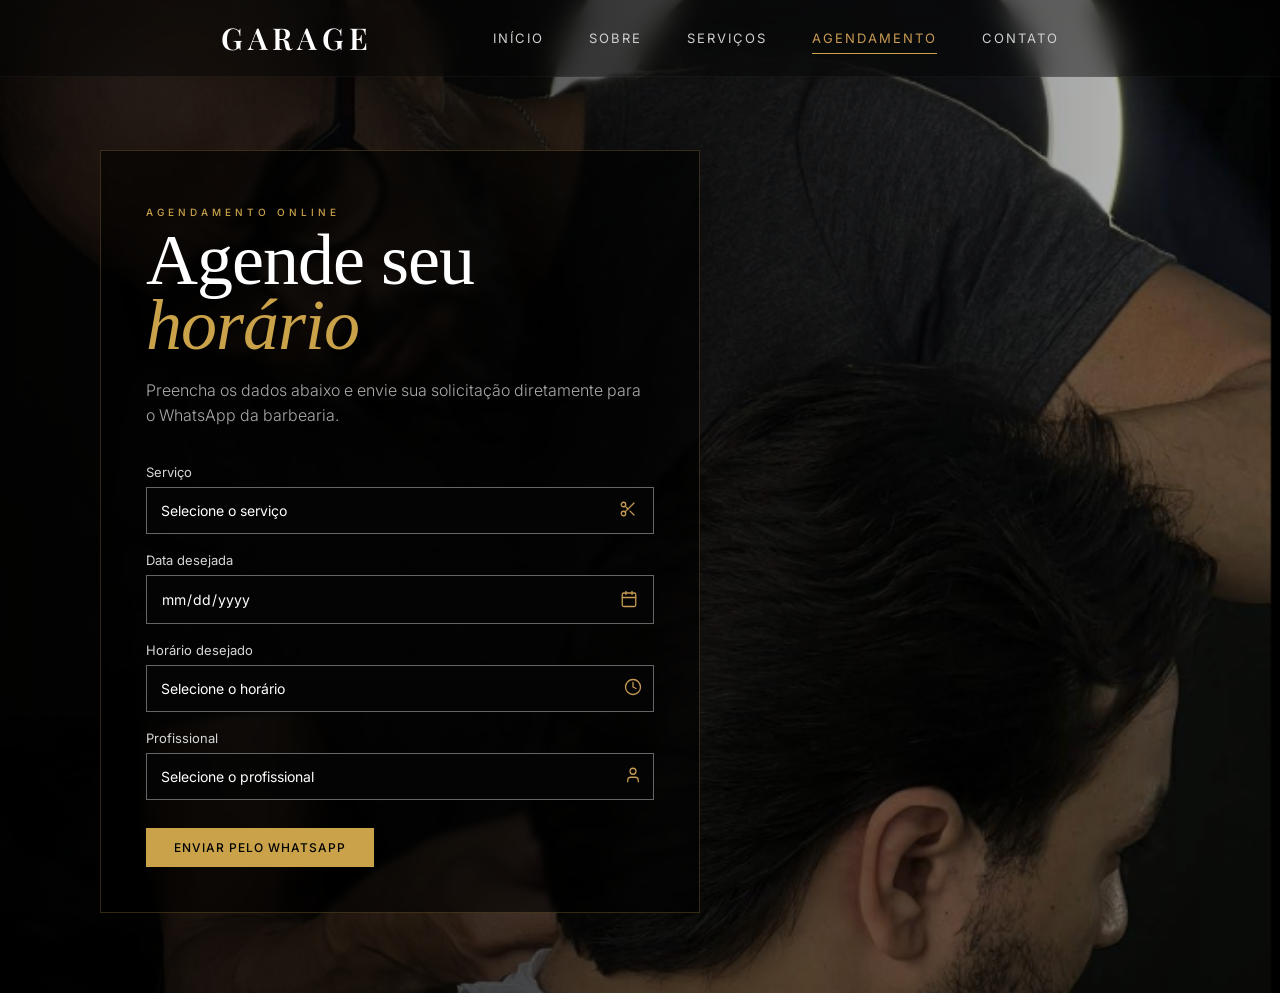
<file: agendamento.html>
<!DOCTYPE html>
<html lang="pt-BR">
<head>
<link
href="https://fonts.googleapis.com/css2?family=Playfair+Display:wght@400;500;600;700&family=Inter:wght@300;400;500;600&display=swap"
rel="stylesheet">
  <meta charset="UTF-8">
  <meta
  name="viewport"
  content="width=device-width, initial-scale=1.0">

  <title>Agendamento | Garage Barbearia</title>

  <link rel="stylesheet" href="agendamento.css">
  <link rel="stylesheet" href="agendamento-responsive.css">
</head>

<body class="pagina-agendamento">

<header class="header">

  <div class="header-container">

    <a href="index.html" class="logo">
      GARAGE
    </a>

    <nav class="nav">

      <a href="index.html">
        Início
      </a>

      <a href="Sobre.html">
        Sobre
      </a>

      <a href="servicos.html">
        Serviços
      </a>

      <a href="agendamento.html" class="active">
        Agendamento
      </a>

      <a href="contato.html">
        Contato
      </a>

    </nav>

  </div>

</header>

<section class="agendamento-page">

  <div class="agendamento-content">

    <div class="hero-text">
      <p class="tag">Agendamento Online</p>

      <h1 class="title">
        Agende seu <br />
        <span>horário</span>
      </h1>

      <p class="subtitle">
        Preencha os dados abaixo e envie sua solicitação diretamente para o WhatsApp da barbearia.
      </p>
    </div>

    <form id="form-agendamento" class="form-agendamento">

      <div class="form-group service-wrapper">

        <label for="servico">
          Serviço
        </label>

        <select id="servico" required>

          <option value="">Selecione o serviço</option>

          <option value="Cabelo">Cabelo</option>
          <option value="Barba e Bigode">Barba e Bigode</option>
          <option value="Combo (cabelo + barba)">Combo (cabelo + barba)</option>
          <option value="Manicure Masculina">Manicure Masculina</option>
          <option value="Pedicure Masculina">Pedicure Masculina</option>
          <option value="Spa dos Pés">Spa dos Pés</option>
          <option value="Reflexo / Luzes">Reflexo / Luzes</option>
          <option value="Sobrancelha">Sobrancelha</option>
          <option value="Cabelo - Penteados">Cabelo - Penteados</option>

        </select>

        <div class="service-icon">

          <svg
            xmlns="http://www.w3.org/2000/svg"
            width="18"
            height="18"
            viewBox="0 0 24 24"
            fill="none"
            stroke="currentColor"
            stroke-width="1.7"
            stroke-linecap="round"
            stroke-linejoin="round"
          >
            <circle cx="6" cy="6" r="3"></circle>
            <path d="M8.12 8.12 12 12"></path>
            <path d="M20 4 8.12 15.88"></path>
            <circle cx="6" cy="18" r="3"></circle>
            <path d="M14.8 14.8 20 20"></path>
          </svg>

        </div>

      </div>

      <div class="form-group date-wrapper">

        <label for="data">
          Data desejada
        </label>

        <input
          type="date"
          id="data"
          class="campo-data"
          required
        >

        <div class="date-icon">

          <svg
            xmlns="http://www.w3.org/2000/svg"
            width="18"
            height="18"
            viewBox="0 0 24 24"
            fill="none"
            stroke="currentColor"
            stroke-width="1.7"
            stroke-linecap="round"
            stroke-linejoin="round"
          >
            <rect
              x="3"
              y="4"
              width="18"
              height="18"
              rx="2"
            />

            <line x1="16" y1="2" x2="16" y2="6" />

            <line x1="8" y1="2" x2="8" y2="6" />

            <line x1="3" y1="10" x2="21" y2="10" />
          </svg>

        </div>

      </div>

      <div class="form-group time-wrapper">

        <label for="hora">
          Horário desejado
        </label>

        <select id="hora" required>

          <option value="">Selecione o horário</option>

          <optgroup label="Manhã">
            <option value="09:00">09:00</option>
            <option value="09:30">09:30</option>
            <option value="10:00">10:00</option>
            <option value="10:30">10:30</option>
            <option value="11:00">11:00</option>
            <option value="11:30">11:30</option>
          </optgroup>

          <optgroup label="Tarde">
            <option value="12:00">12:00</option>
            <option value="12:30">12:30</option>
            <option value="13:00">13:00</option>
            <option value="13:30">13:30</option>
            <option value="14:00">14:00</option>
            <option value="14:30">14:30</option>
            <option value="15:00">15:00</option>
            <option value="15:30">15:30</option>
            <option value="16:00">16:00</option>
            <option value="16:30">16:30</option>
            <option value="17:00">17:00</option>
            <option value="17:30">17:30</option>
          </optgroup>

          <optgroup label="Noite">
            <option value="18:00">18:00</option>
            <option value="18:30">18:30</option>
            <option value="19:00">19:00</option>
          </optgroup>

        </select>

        <div class="time-icon">

          <svg
            xmlns="http://www.w3.org/2000/svg"
            width="18"
            height="18"
            viewBox="0 0 24 24"
            fill="none"
            stroke="currentColor"
            stroke-width="1.7"
            stroke-linecap="round"
            stroke-linejoin="round"
          >
            <circle cx="12" cy="12" r="10"></circle>
            <polyline points="12 6 12 12 16 14"></polyline>
          </svg>

        </div>

      </div>

      <div class="form-group professional-wrapper">

        <label for="barbeiro">
          Profissional
        </label>

        <select id="barbeiro" required>

          <option value="">Selecione o profissional</option>

          <option value="Alexandre">Alexandre</option>
          <option value="Jefferson">Jefferson</option>
          <option value="Sem preferência">Sem preferência</option>

        </select>

        <div class="professional-icon">

          <svg
            xmlns="http://www.w3.org/2000/svg"
            width="18"
            height="18"
            viewBox="0 0 24 24"
            fill="none"
            stroke="currentColor"
            stroke-width="1.7"
            stroke-linecap="round"
            stroke-linejoin="round"
          >
            <path d="M19 21v-2a4 4 0 0 0-4-4H9a4 4 0 0 0-4 4v2"></path>
            <circle cx="12" cy="7" r="4"></circle>
          </svg>

        </div>

      </div>

      <button type="submit" class="btn-primary">
        Enviar pelo WhatsApp
      </button>

    </form>

  </div>

</section>

<script>
  const campoData = document.getElementById("data");

  campoData.addEventListener("click", function() {
    if (typeof campoData.showPicker === "function") {
      campoData.showPicker();
    }
  });

  const hoje = new Date().toISOString().split("T")[0];

  campoData.setAttribute("min", hoje);

  const form = document.getElementById("form-agendamento");

  form.addEventListener("submit", function(event) {
    event.preventDefault();

    const servico = document.getElementById("servico").value;
    const data = document.getElementById("data").value;
    const hora = document.getElementById("hora").value;
    const barbeiro = document.getElementById("barbeiro").value;

    if (!servico || !data || !hora || !barbeiro) {
      alert("Preencha todos os campos!");
      return;
    }

    const dataSelecionada = new Date(data + "T00:00:00");

    if (dataSelecionada.getDay() === 0) {
      alert("A barbearia não funciona aos domingos. Por favor, escolha outra data.");
      return;
    }

    const numeroBarbearia = "558194159039";

    const dataFormatada = formatarData(data);

    const mensagem = `Olá! Gostaria de agendar ${servico} no dia ${dataFormatada}, às ${hora}, com ${barbeiro}.`;

    const mensagemCodificada = encodeURIComponent(mensagem);

    const linkWhatsApp = `https://wa.me/${numeroBarbearia}?text=${mensagemCodificada}`;

    window.open(linkWhatsApp, "_blank");
  });

  function formatarData(data) {
    const partes = data.split("-");
    return `${partes[2]}/${partes[1]}/${partes[0]}`;
  }
</script>

</body>
</html>
</file>
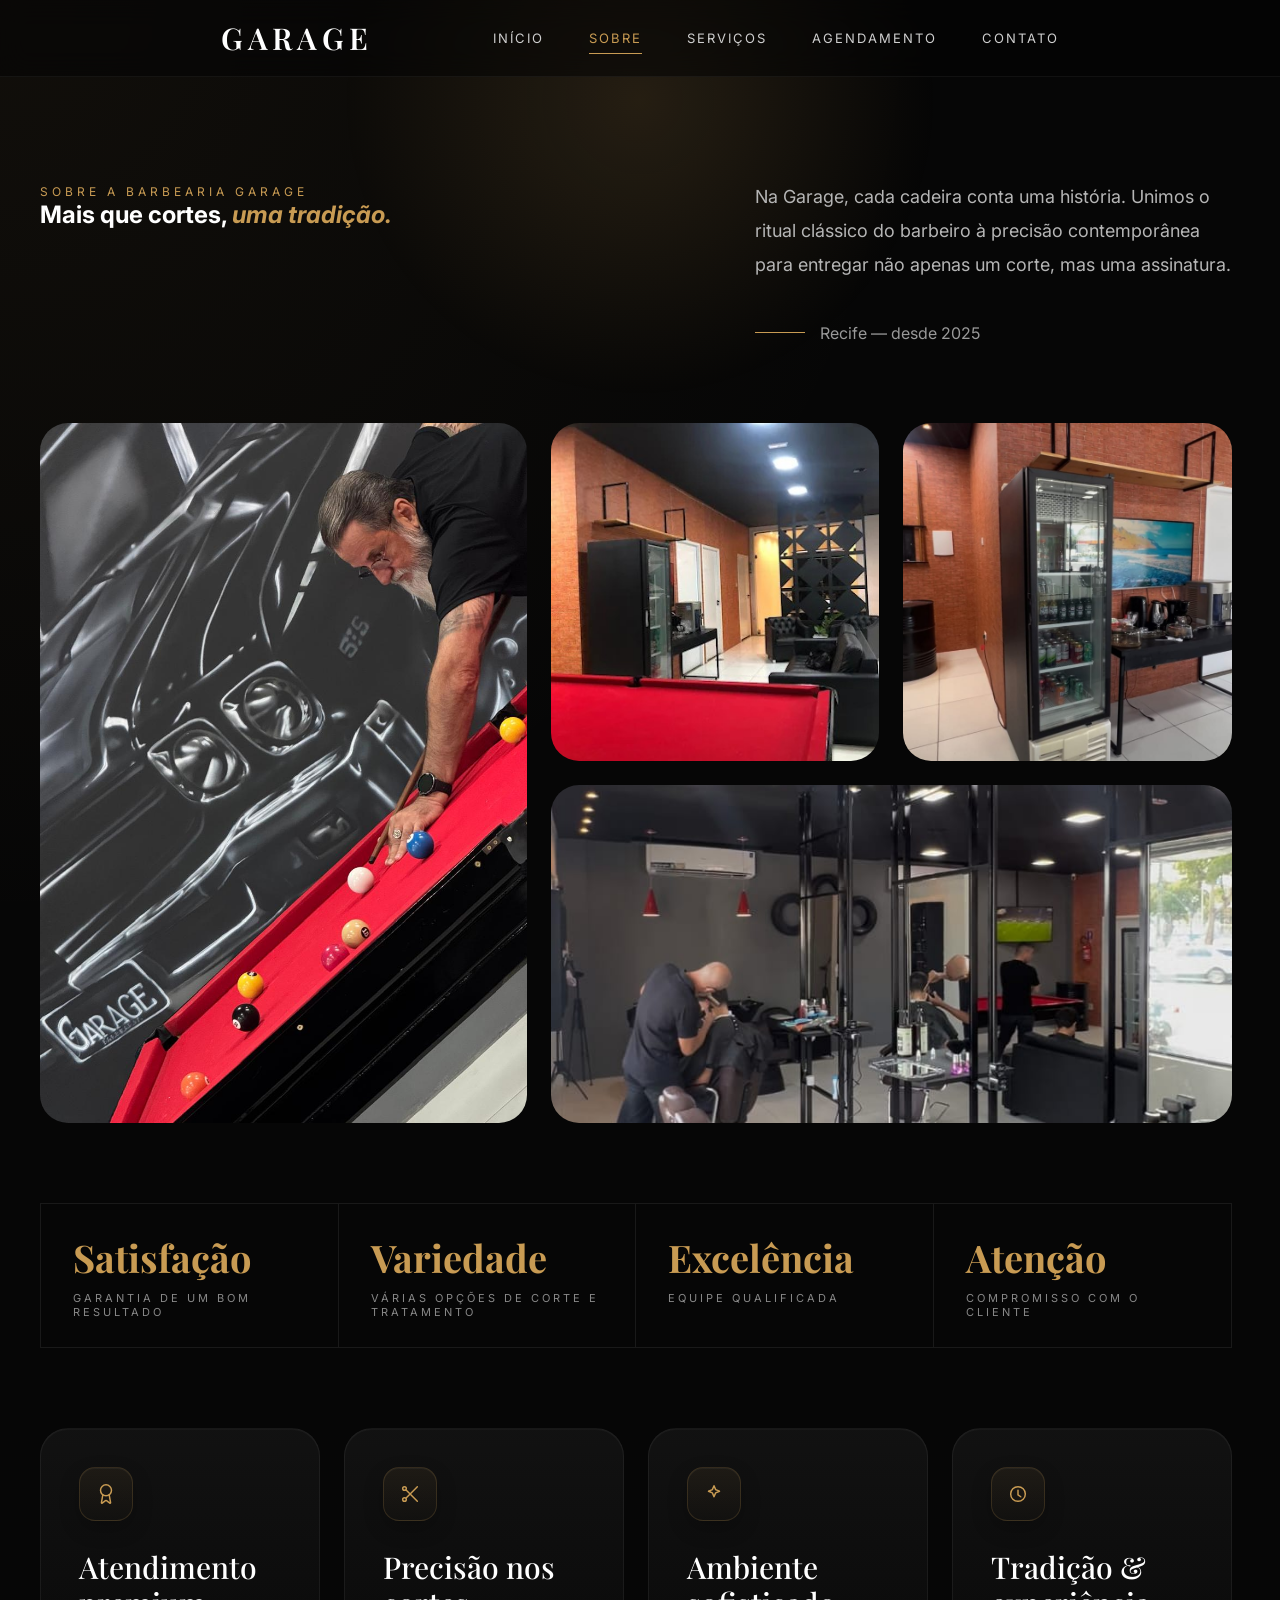
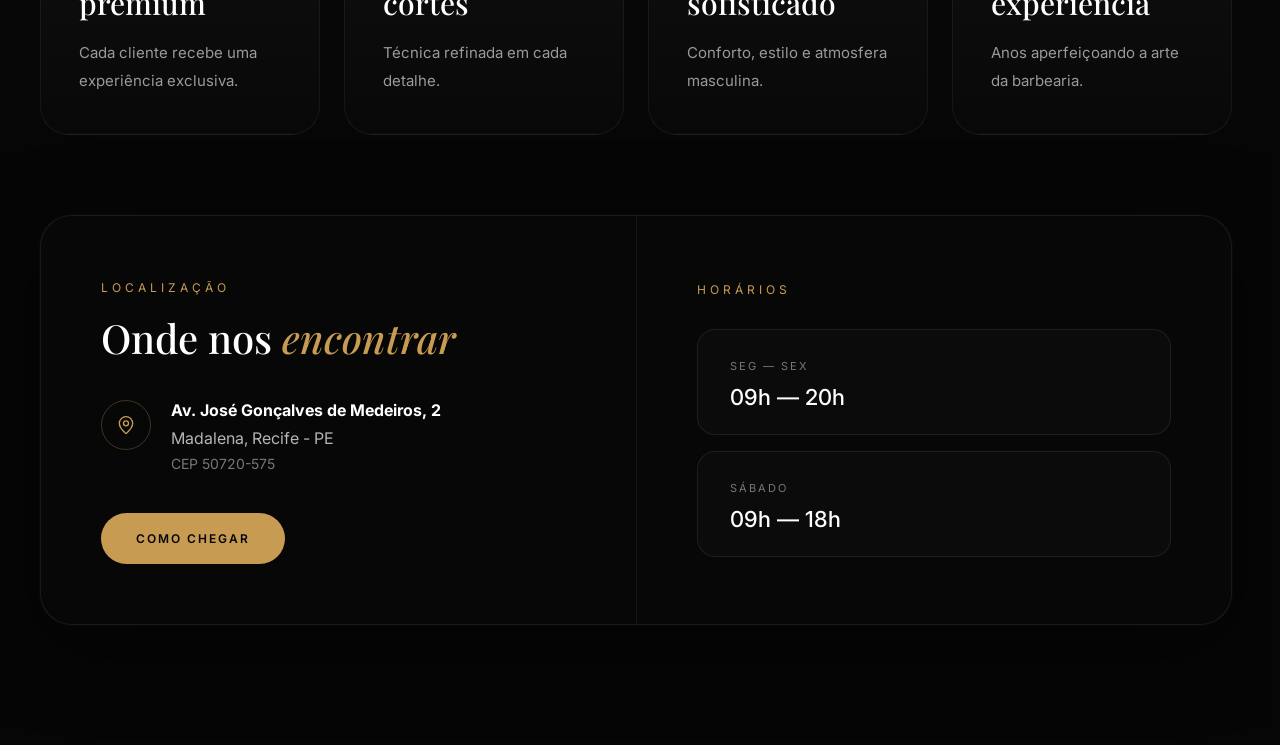
<file: Sobre.html>
<!DOCTYPE html>
<html lang="pt-br">
<head>
  <meta charset="UTF-8">
  <meta name="viewport" content="width=device-width, initial-scale=1.0">


  <title>Barbearia Garage</title>


  <link rel="stylesheet" href="about/about.css">


  <!-- Fonte elegante -->
  <link rel="preconnect" href="https://fonts.googleapis.com">
  <link rel="preconnect" href="https://fonts.gstatic.com" crossorigin>


  <link href="https://fonts.googleapis.com/css2?family=Playfair+Display:wght@400;500;600;700&family=Inter:wght@300;400;500;600&display=swap" rel="stylesheet">
</head>
<body>

  <!-- HEADER -->

<header class="header">
  <div class="header-container">
    <a href="index.html" class="logo">GARAGE</a>
    <nav class="nav">
      <a href="index.html">Início</a>
      <a href="Sobre.html" class="active">Sobre</a>
      <a href="servicos.html">Serviços</a>
      <a href="agendamento.html">Agendamento</a>
      <a href="contato.html">Contato</a>
    </nav>
  </div>
</header>

  <section class="about">


    <div class="container">


      <!-- TOPO -->
      <div class="about-top">


        <div class="left">
          <span class="mini-title">
            SOBRE A BARBEARIA GARAGE
          </span>

          <h1>
            Mais que cortes,
            <span>uma tradição.</span>
          </h1>
        </div>


        <div class="right">
          <p>
            Na Garage, cada cadeira conta uma história.
            Unimos o ritual clássico do barbeiro à precisão
            contemporânea para entregar não apenas um corte,
            mas uma assinatura.
          </p>
          <div class="line-info">
            <div class="line"></div>
            <span>Recife — desde 2025</span>
          </div>
        </div>
      </div>
      <!-- GRID DE IMAGENS -->
      <div class="gallery">

        <div class="img-big">
          <img src="imagens barbearia/SinucaBarbearia.jpeg" alt="">
        </div>
        <div class="gallery-right">
          <div class="top-grid">
            <div class="small-img">
              <img src="imagens barbearia/ÁreaLazer.jpeg" alt="">
            </div>


            <div class="small-img">
              <img src="imagens barbearia/Bebidas.jpeg" alt="">
            </div>


          </div>


          <div class="bottom-img">
            <img src="imagens barbearia/CadeirasCorte.jpeg" alt="">
          </div>


        </div>


      </div>


      <!-- ESTATÍSTICAS -->
      <div class="stats">


        <div class="stat-box">
          <h2>Satisfação</h2>
          <p>Garantia de um bom resultado</p>
        </div>


        <div class="stat-box">
          <h2>Variedade</h2>
          <p>Várias opções de corte e tratamento</p>
        </div>


        <div class="stat-box">
          <h2>Excelência</h2>
          <p>Equipe qualificada</p>
        </div>


        <div class="stat-box">
          <h2>Atenção</h2>
          <p>Compromisso com o cliente</p>
        </div>


      </div>


      <!-- CARDS -->
      <div class="features">


        <div class="feature-card">
<div class="feature-icon">

  <svg
    xmlns="http://www.w3.org/2000/svg"
    viewBox="0 0 24 24"
  >
    <path d="m15.477 12.89 1.515 8.526a.5.5 0 0 1-.81.47l-3.58-2.687a1 1 0 0 0-1.197 0l-3.586 2.686a.5.5 0 0 1-.81-.469l1.514-8.526"></path>

    <circle cx="12" cy="8" r="6"></circle>
  </svg>

</div>
          <h3>Atendimento premium</h3>
          <p>
            Cada cliente recebe uma experiência exclusiva.
          </p>
        </div>


        <div class="feature-card">
<div class="feature-icon">
  <svg xmlns="http://www.w3.org/2000/svg" viewBox="0 0 24 24">
    <circle cx="6" cy="6" r="2"/>
    <circle cx="6" cy="18" r="2"/>
    <path d="M20 4L8 16"/>
    <path d="M8 8l12 12"/>
  </svg>
</div>
          <h3>Precisão nos cortes</h3>
          <p>
            Técnica refinada em cada detalhe.
          </p>
        </div>


        <div class="feature-card">
<div class="feature-icon">
  <svg xmlns="http://www.w3.org/2000/svg" viewBox="0 0 24 24">
    <path d="M12 3l1.8 4.2L18 9l-4.2 1.8L12 15l-1.8-4.2L6 9l4.2-1.8z"/>
  </svg>
</div>
          <h3>Ambiente sofisticado</h3>
          <p>
            Conforto, estilo e atmosfera masculina.
          </p>
        </div>


        <div class="feature-card">
<div class="feature-icon">
  <svg xmlns="http://www.w3.org/2000/svg" viewBox="0 0 24 24">
    <circle cx="12" cy="12" r="8"/>
    <path d="M12 8v5l3 2"/>
  </svg>
</div>
          <h3>Tradição & experiência</h3>
          <p>
            Anos aperfeiçoando a arte da barbearia.
          </p>
        </div>


      </div>
<!-- LOCALIZAÇÃO -->
<div class="location">

  <!-- LADO ESQUERDO -->
  <div class="location-left">

    <span class="mini-title">LOCALIZAÇÃO</span>

    <h2>
      Onde nos
      <span>encontrar</span>
    </h2>

    <div class="address">
      <div class="icon">
        <svg xmlns="http://www.w3.org/2000/svg" viewBox="0 0 24 24">
          <path d="M20 10c0 4.993-5.539 10.193-7.399 11.799a1 1 0 0 1-1.202 0C9.539 20.193 4 14.993 4 10a8 8 0 0 1 16 0"/>
          <circle cx="12" cy="10" r="3"/>
        </svg>
      </div>
      <div>
        <strong>Av. José Gonçalves de Medeiros, 2</strong>
        <p>Madalena, Recife - PE</p>
        <span>CEP 50720-575</span>
      </div>
    </div>

<a href="https://www.google.com/maps/place/BARBEARIA+GARAGE/@-8.0606706,-34.9046886,17z/data=!4m15!1m8!3m7!1s0x7ab18d8eed6e95b:0x71fd7a5486e5022d!2sAv.+Jos%C3%A9+Gon%C3%A7alves+de+Medeiros,+2+-+Madalena,+Recife+-+PE,+50720-575!3b1!8m2!3d-8.0606706!4d-34.9046886!16s%2Fg%2F11w215_j8p!3m5!1s0x7ab19006164be1f:0x7a0440827ac1dbd3!8m2!3d-8.0606706!4d-34.9046886!16s%2Fg%2F11m_83cdc8?entry=ttu&amp;g_ep=EgoyMDI2MDUwNi4wIKXMDSoASAFQAw%3D%3D"
       class="btn-location"
       target="_blank">
      COMO CHEGAR
    </a>

  </div>

  <!-- LADO DIREITO — HORÁRIOS -->
  <div class="location-right">

    <span class="mini-title">HORÁRIOS</span>

    <div class="hours">
      <div class="hour-box">
        <small>SEG — SEX</small>
        <h4>09h — 20h</h4>
      </div>
      <div class="hour-box">
        <small>SÁBADO</small>
        <h4>09h — 18h</h4>
      </div>
    </div>

  </div>

</div>

    </div>
  </section>

</body>
</html>
</file>
<file: agendamento.css>
body{
  margin:0;
  font-family:'Inter', sans-serif;
  background:#0b0b0b;
  color:#fff;

  overflow-x:hidden;
}

.btn-primary:hover {
  background: #e0b95c;
  transform: translateY(-3px);
  box-shadow: 0 8px 20px rgba(201,162,74,0.3);
}

.btn-primary:active {
  transform: translateY(-1px);
  box-shadow: 0 4px 10px rgba(201,162,74,0.2);
}

.title {
  font-size: 90px;
  font-family: 'Cormorant Garamond', serif;
  font-weight: 500;
  line-height: 0.9;
  letter-spacing: -1px;
}

/* TEXTO */
.hero-text {
  max-width: 500px;
}

.title span {
  color: #c9a24a;
  font-style: italic;
  font-weight: 400;
}

.subtitle {
  color: #aaa;
  margin-top: 20px;
  font-weight: 300;
  line-height: 1.6;
  max-width: 500px;
}

.tag {
  color: #c9a24a;
  letter-spacing: 4px;
  font-size: 10px;
  font-weight: 500;
  text-transform: uppercase;
}

* {
  box-sizing: border-box;
}

.btn-primary {
  font-family: 'Inter', sans-serif;
  font-weight: 500;
  letter-spacing: 1px;
  padding: 12px 28px;
  text-transform: uppercase;
  font-size: 12px;

  background: #c9a24a;
  color: #000;
  border: none;
  cursor: pointer;

  transition: all 0.3s ease;
}

/* =========================
   HEADER PREMIUM
========================= */

.header{
  position:fixed;

  top:0;
  left:0;

  width:100%;

  z-index:1000;

  backdrop-filter:blur(14px);

  background: rgba(5,5,5,0.45);

  border-bottom:
  1px solid rgba(255,255,255,0.04);
}

/* CONTAINER */

.header-container{
  width:100%;
  max-width:1300px;

  margin:auto;

  padding:18px 30px;

  display:flex;
  align-items:center;
  justify-content:center;

  gap:120px;
}

/* LOGO */

.logo{
  text-decoration:none;

  color:#fff;

  font-family:'Playfair Display', serif;

  font-size:30px;

  letter-spacing:5px;

  font-weight:600;
}

/* MENU */

.nav{
  display:flex;
  align-items:center;
  gap:45px;
}

.nav a{
  position:relative;

  text-decoration:none;

  color:#cfcfcf;

  font-size:13px;

  letter-spacing:2px;

  text-transform:uppercase;

  transition:.4s;
}

/* LINHA HOVER */

.nav a::after{
  content:"";

  position:absolute;

  left:0;
  bottom:-8px;

  width:0%;
  height:1px;

  background:#c9a24a;

  transition:.4s ease;
}

.nav a:hover{
  color:#fff;
}

.nav a:hover::after{
  width:100%;
}

/* LINK ATIVO */

.nav a.active{
  color:#c89b53;
}

.nav a.active::after{
  width:100%;
}



/* =========================
   PÁGINA DE AGENDAMENTO
========================= */

body.pagina-agendamento {
  background:
    linear-gradient(
      to right,
      rgba(0,0,0,0.85),
      rgba(0,0,0,0.6),
      rgba(0,0,0,0.2)
    ),
    url('FotoAgendamento.png') center / cover no-repeat fixed;
}

.agendamento-page {
  min-height: 100vh;

  position: relative;

  padding: 150px 0 80px 0;

  background: transparent;
}

.agendamento-content {
  max-width: 600px;
  margin-left: 100px;

  background: rgba(0, 0, 0, 0.62);

  padding: 45px;

  border: 1px solid rgba(201, 162, 74, 0.25);

  backdrop-filter: blur(3px);
}

.agendamento-page .title {
  font-size: 72px;

  margin: 0;

  line-height: 0.9;
}

.form-agendamento{
  margin-top:35px;
  max-width:520px;
}

.form-group {
  margin-bottom: 18px;
}

.form-group label {
  display: block;

  color: #d6d6d6;

  font-size: 13px;

  margin-bottom: 7px;
}

.form-group input,
.form-group select {
  width: 100%;

  padding: 14px;

  background: rgba(5, 5, 5, 0.9);

  border: 1px solid #666;

  color: #fff;

  font-family: 'Inter', sans-serif;

  font-size: 14px;

  color-scheme: dark;
}

.form-group input:focus,
.form-group select:focus {
  outline: none;

  border-color: #c9a24a;

  box-shadow: 0 0 0 2px rgba(201, 162, 74, 0.18);
}

.form-group input[type="date"]::-webkit-calendar-picker-indicator {
  filter: invert(1);

  cursor: pointer;
}

.form-group select {
  cursor: pointer;
}

.form-agendamento .btn-primary {
  margin-top: 10px;
}

.date-wrapper{
  position:relative;
}

.date-icon{

  position:absolute;

  right:16px;

  bottom:16px;

  color:#c89b53;

  pointer-events:none;

  display:flex;
  align-items:center;
  justify-content:center;
}

.time-wrapper{
  position:relative;
}

.time-icon{
  position:absolute;

  right:12px;
  bottom:16px;

  color:#c89b53;

  pointer-events:none;

  display:flex;
  align-items:center;
  justify-content:center;
}

#hora{
  appearance:none;
  -webkit-appearance:none;
  -moz-appearance:none;

  padding-right:48px;
}

.service-wrapper{
  position:relative;
}

.service-icon{
  position:absolute;

  right:17px;
  bottom:16px;

  color:#c89b53;

  pointer-events:none;

  display:flex;
  align-items:center;
  justify-content:center;
}

#servico{
  appearance:none;
  -webkit-appearance:none;
  -moz-appearance:none;

  padding-right:48px;
}

.professional-wrapper{
  position:relative;
}

.professional-icon{
  position:absolute;

  right:12px;
  bottom:16px;

  color:#c89b53;

  pointer-events:none;

  display:flex;
  align-items:center;
  justify-content:center;
}

#barbeiro{
  appearance:none;
  -webkit-appearance:none;
  -moz-appearance:none;

  padding-right:48px;
}
</file>
<file: agendamento-responsive.css>
/* ==========================================
   TABLET
========================================== */

@media (max-width: 980px){

  .agendamento-page{
    padding: 170px 24px 80px;
  }

  .agendamento-content{
    max-width: 700px;
    margin: 0 auto;
  }

}


/* ==========================================
   MOBILE
========================================== */

@media (max-width: 768px){

  body.pagina-agendamento{
    background:
      linear-gradient(
        to bottom,
        rgba(0,0,0,.88),
        rgba(0,0,0,.75)
      ),
      url('FotoAgendamento.png') center center / cover no-repeat;
  }

  .agendamento-page{
    padding: 180px 20px 60px;
  }

  .agendamento-content{

    width:100%;

    max-width:none;

    margin:0;

    padding:32px 24px;

    background:rgba(0,0,0,.82);

    backdrop-filter:blur(8px);
  }

  .hero-text{
    max-width:100%;
  }

  .agendamento-page .title{
    font-size:52px;
    line-height:.92;
  }

  .subtitle{
    font-size:14px;
    line-height:1.7;
  }

  .form-agendamento{
    max-width:100%;
    margin-top:30px;
  }

  .form-group label{
    font-size:13px;
  }

  .form-group input,
  .form-group select{

    padding:16px;

    font-size:15px;
  }

  .form-agendamento .btn-primary{

    width:100%;

    padding:16px;

    margin-top:18px;

    font-size:12px;
  }

}


/* ==========================================
   MOBILE PEQUENO
   320px - 375px
========================================== */

@media (max-width: 480px){

  .agendamento-page{
    padding:170px 16px 50px;
  }

  .agendamento-content{

    padding:28px 20px;
  }

  .agendamento-page .title{

    font-size:46px;

    line-height:.95;
  }

  .tag{
    font-size:11px;
    letter-spacing:3px;
  }

  .subtitle{

    font-size:14px;

    margin-top:16px;
  }

  .form-group{

    margin-bottom:16px;
  }

  .form-group input,
  .form-group select{

    min-height:52px;
  }

}


/* ==========================================
   MOBILE MUITO PEQUENO
   320px
========================================== */

@media (max-width: 340px){

  .agendamento-page .title{
    font-size:42px;
  }

  .agendamento-content{
    padding:24px 18px;
  }

}



/* Geral */

/* RESPONSIVO */

@media(max-width:980px){

  .header-container{
    flex-direction:column;

    gap:20px;
  }

  .nav{
    flex-wrap:wrap;

    justify-content:center;

    gap:20px;
  }

}

@media(max-width:600px){

  .header-container{
    flex-direction:column;
    gap:20px;
  }

  .nav{
    gap:20px;
    flex-wrap:wrap;
    justify-content:center;
  }

  .logo{
    font-size:30px;
  }

  .nav a{
    font-size:11px;
    letter-spacing:2px;
  }

  .header-btn{
    padding:12px 20px;
    font-size:11px;
  }

}
</file>
<file: about/about.css>
@import url('./about-base.css');
@import url('./about-header.css');
@import url('./about-hero.css');
@import url('./about-gallery.css');
@import url('./about-stats.css');
@import url('./about-features.css');
@import url('./about-location.css');
@import url('./about-map.css');
@import url('./about-effects.css');
@import url('./about-responsive.css');
</file>
